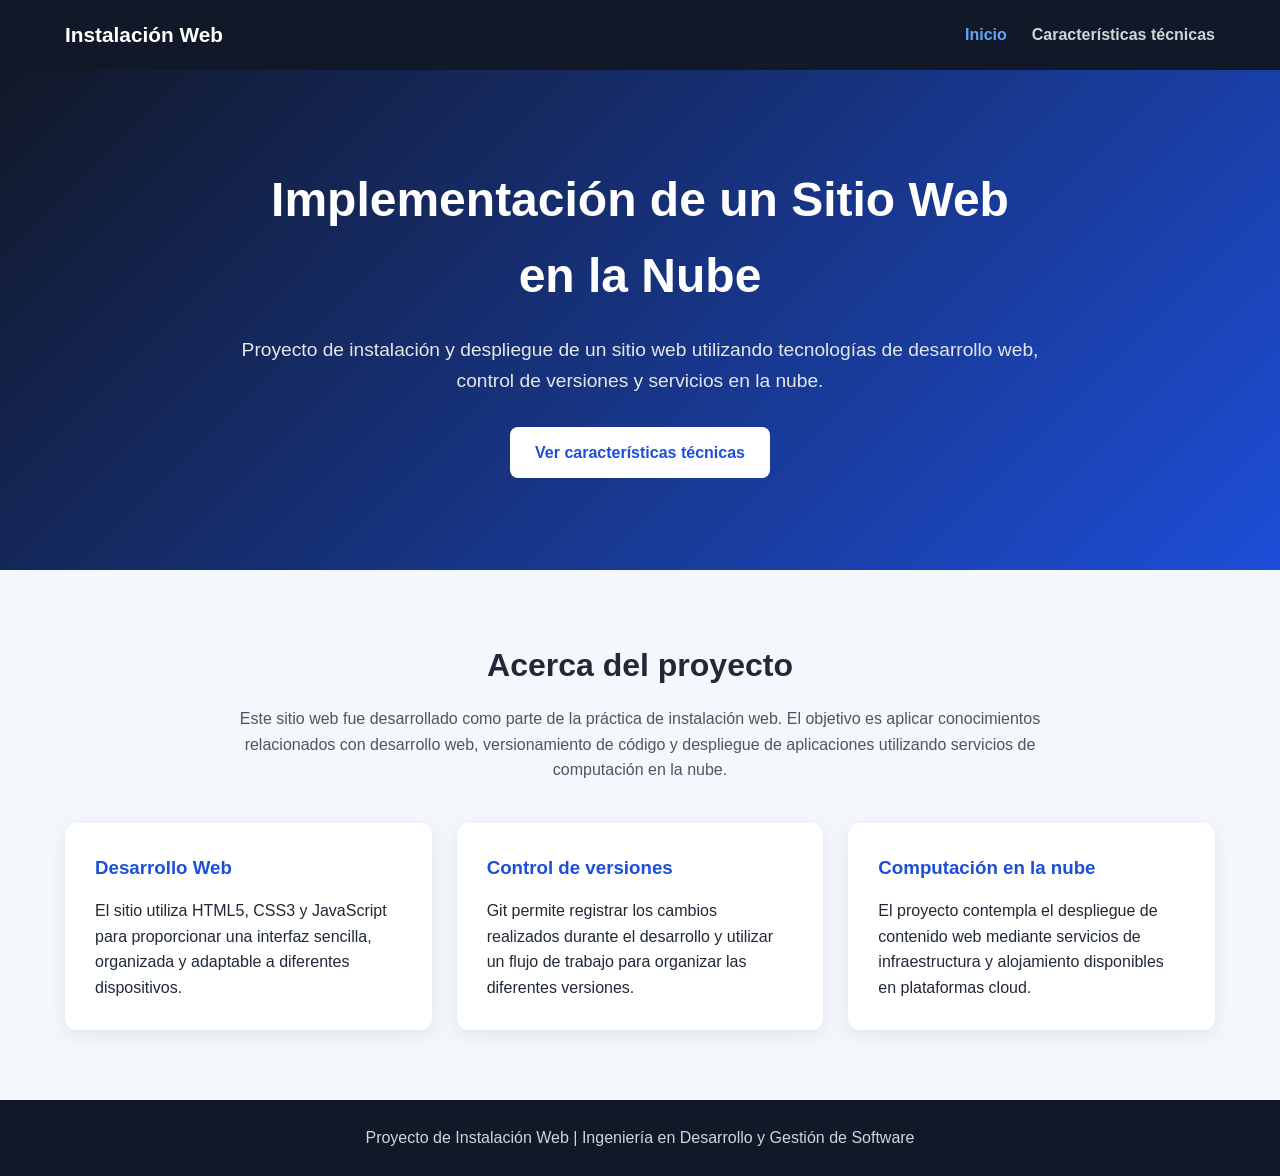
<file: index.html>
<!DOCTYPE html>
<html lang="es">
<head>
    <meta charset="UTF-8">
    <meta name="viewport" content="width=device-width, initial-scale=1.0">
    <title>Instalación Web | Inicio</title>
    <link rel="stylesheet" href="styles.css">
</head>

<body>

    <header>
        <nav class="navbar">
            <div class="logo">Instalación Web</div>

            <ul class="nav-links">
                <li><a href="index.html" class="active">Inicio</a></li>
                <li><a href="caracteristicas.html">Características técnicas</a></li>
            </ul>
        </nav>
    </header>

    <main>

        <section class="hero">
            <div class="hero-content">
                <h1>Implementación de un Sitio Web en la Nube</h1>

                <p>
                    Proyecto de instalación y despliegue de un sitio web
                    utilizando tecnologías de desarrollo web, control de
                    versiones y servicios en la nube.
                </p>

                <a href="caracteristicas.html" class="btn">
                    Ver características técnicas
                </a>
            </div>
        </section>

        <section class="contenido">

            <h2>Acerca del proyecto</h2>

            <p>
                Este sitio web fue desarrollado como parte de la práctica
                de instalación web. El objetivo es aplicar conocimientos
                relacionados con desarrollo web, versionamiento de código
                y despliegue de aplicaciones utilizando servicios de
                computación en la nube.
            </p>

            <div class="cards">

                <article class="card">
                    <h3>Desarrollo Web</h3>
                    <p>
                        El sitio utiliza HTML5, CSS3 y JavaScript para
                        proporcionar una interfaz sencilla, organizada
                        y adaptable a diferentes dispositivos.
                    </p>
                </article>

                <article class="card">
                    <h3>Control de versiones</h3>
                    <p>
                        Git permite registrar los cambios realizados
                        durante el desarrollo y utilizar un flujo de
                        trabajo para organizar las diferentes versiones.
                    </p>
                </article>

                <article class="card">
                    <h3>Computación en la nube</h3>
                    <p>
                        El proyecto contempla el despliegue de contenido
                        web mediante servicios de infraestructura y
                        alojamiento disponibles en plataformas cloud.
                    </p>
                </article>

            </div>

        </section>

    </main>

    <footer>
        <p>
            Proyecto de Instalación Web | Ingeniería en Desarrollo
            y Gestión de Software
        </p>
    </footer>

    <script src="script.js"></script>

</body>
</html>
</file>
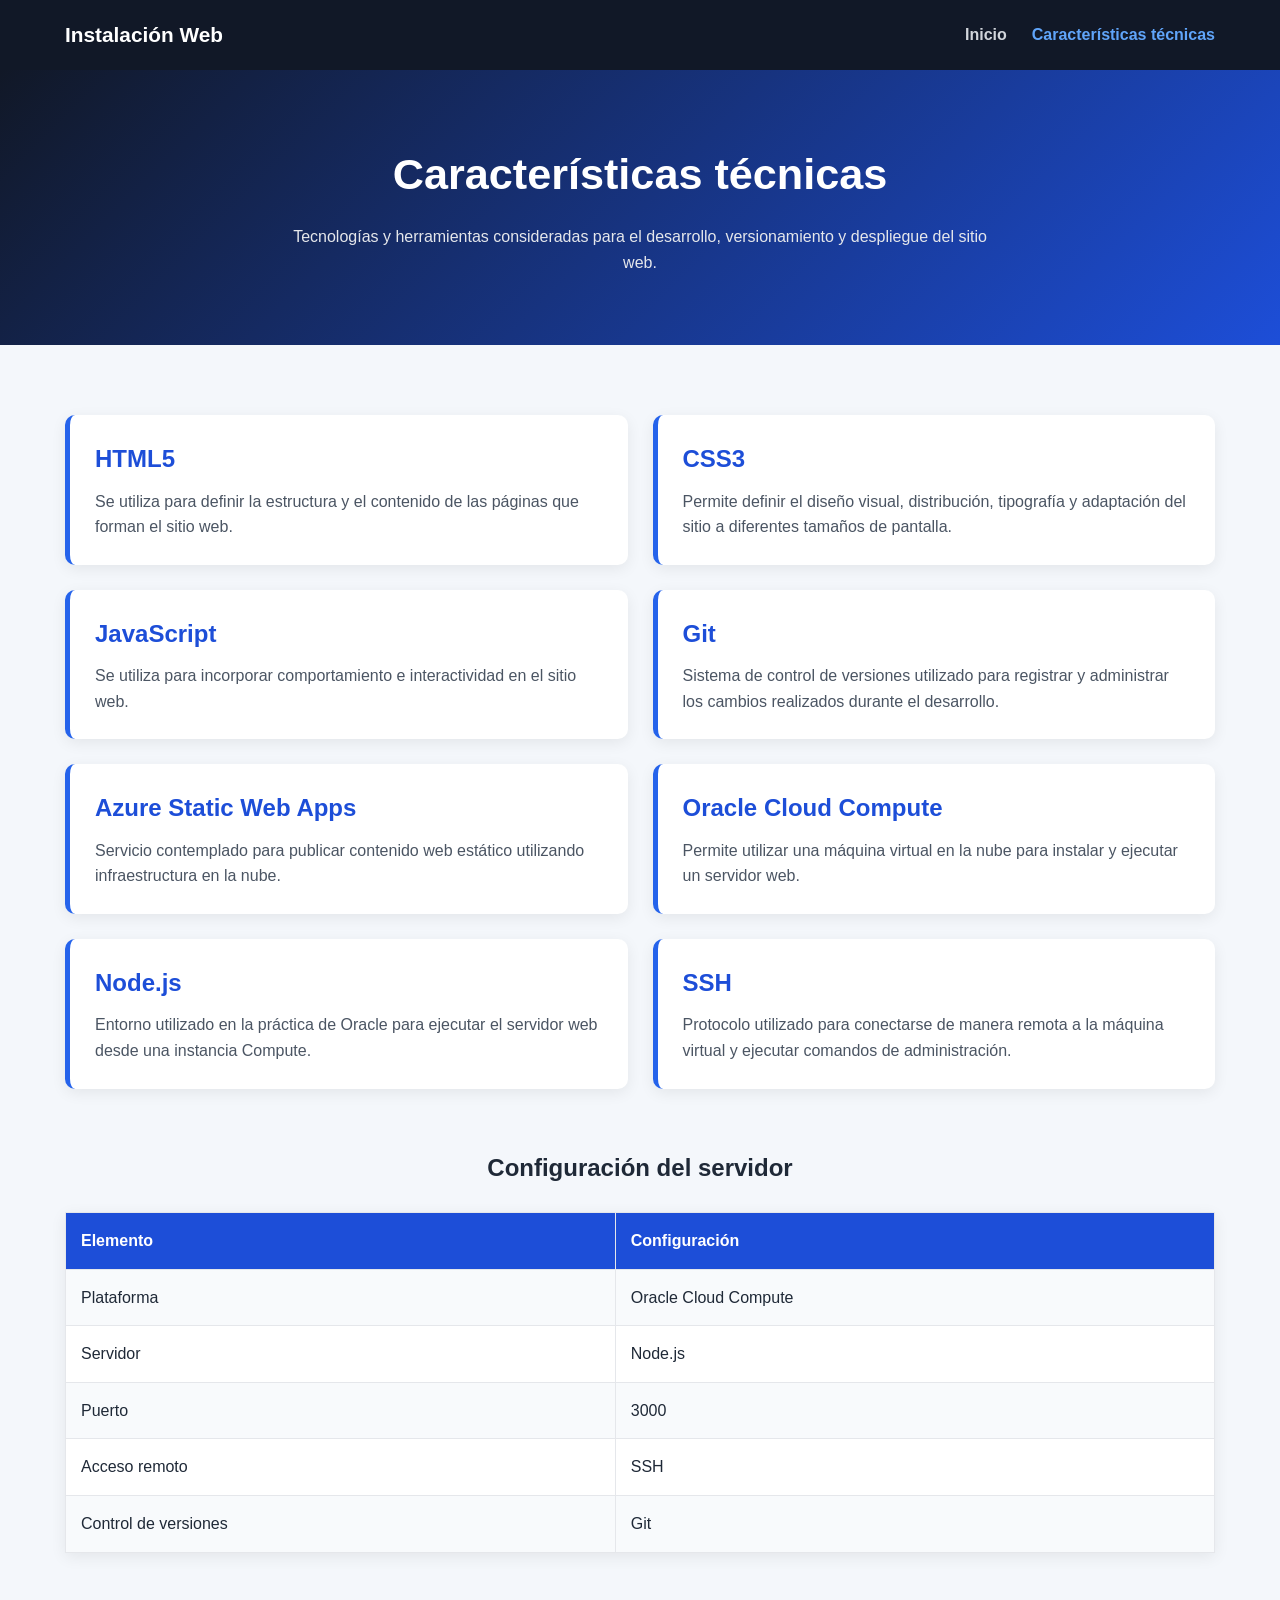
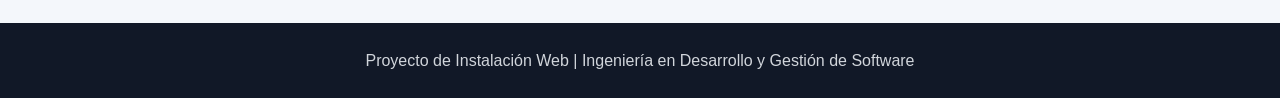
<file: caracteristicas.html>
<!DOCTYPE html>
<html lang="es">
<head>
    <meta charset="UTF-8">
    <meta name="viewport" content="width=device-width, initial-scale=1.0">
    <title>Instalación Web | Características técnicas</title>
    <link rel="stylesheet" href="styles.css">
</head>

<body>

    <header>
        <nav class="navbar">
            <div class="logo">Instalación Web</div>

            <ul class="nav-links">
                <li><a href="index.html">Inicio</a></li>
                <li>
                    <a href="caracteristicas.html" class="active">
                        Características técnicas
                    </a>
                </li>
            </ul>
        </nav>
    </header>

    <main>

        <section class="page-header">
            <h1>Características técnicas</h1>

            <p>
                Tecnologías y herramientas consideradas para el
                desarrollo, versionamiento y despliegue del sitio web.
            </p>
        </section>

        <section class="contenido">

            <div class="tech-grid">

                <article class="tech-card">
                    <h2>HTML5</h2>
                    <p>
                        Se utiliza para definir la estructura y el
                        contenido de las páginas que forman el sitio web.
                    </p>
                </article>

                <article class="tech-card">
                    <h2>CSS3</h2>
                    <p>
                        Permite definir el diseño visual, distribución,
                        tipografía y adaptación del sitio a diferentes
                        tamaños de pantalla.
                    </p>
                </article>

                <article class="tech-card">
                    <h2>JavaScript</h2>
                    <p>
                        Se utiliza para incorporar comportamiento e
                        interactividad en el sitio web.
                    </p>
                </article>

                <article class="tech-card">
                    <h2>Git</h2>
                    <p>
                        Sistema de control de versiones utilizado para
                        registrar y administrar los cambios realizados
                        durante el desarrollo.
                    </p>
                </article>

                <article class="tech-card">
                    <h2>Azure Static Web Apps</h2>
                    <p>
                        Servicio contemplado para publicar contenido web
                        estático utilizando infraestructura en la nube.
                    </p>
                </article>

                <article class="tech-card">
                    <h2>Oracle Cloud Compute</h2>
                    <p>
                        Permite utilizar una máquina virtual en la nube
                        para instalar y ejecutar un servidor web.
                    </p>
                </article>

                <article class="tech-card">
                    <h2>Node.js</h2>
                    <p>
                        Entorno utilizado en la práctica de Oracle para
                        ejecutar el servidor web desde una instancia
                        Compute.
                    </p>
                </article>

                <article class="tech-card">
                    <h2>SSH</h2>
                    <p>
                        Protocolo utilizado para conectarse de manera
                        remota a la máquina virtual y ejecutar comandos
                        de administración.
                    </p>
                </article>

            </div>

            <section class="server-info">

                <h2>Configuración del servidor</h2>

                <table>
                    <tr>
                        <th>Elemento</th>
                        <th>Configuración</th>
                    </tr>

                    <tr>
                        <td>Plataforma</td>
                        <td>Oracle Cloud Compute</td>
                    </tr>

                    <tr>
                        <td>Servidor</td>
                        <td>Node.js</td>
                    </tr>

                    <tr>
                        <td>Puerto</td>
                        <td>3000</td>
                    </tr>

                    <tr>
                        <td>Acceso remoto</td>
                        <td>SSH</td>
                    </tr>

                    <tr>
                        <td>Control de versiones</td>
                        <td>Git</td>
                    </tr>

                </table>

            </section>

        </section>

    </main>

    <footer>
        <p>
            Proyecto de Instalación Web | Ingeniería en Desarrollo
            y Gestión de Software
        </p>
    </footer>

    <script src="script.js"></script>

</body>
</html>
</file>
<file: styles.css>
/* ==============================
   ESTILOS GENERALES
================================= */

* {
    margin: 0;
    padding: 0;
    box-sizing: border-box;
}

html {
    scroll-behavior: smooth;
}

body {
    font-family: Arial, Helvetica, sans-serif;
    background-color: #f4f7fb;
    color: #1f2937;
    line-height: 1.6;
}

/* ==============================
   NAVEGACIÓN
================================= */

header {
    background-color: #111827;
    position: sticky;
    top: 0;
    z-index: 1000;
}

.navbar {
    max-width: 1200px;
    margin: auto;
    min-height: 70px;
    padding: 0 25px;

    display: flex;
    justify-content: space-between;
    align-items: center;
}

.logo {
    color: white;
    font-size: 1.3rem;
    font-weight: bold;
}

.nav-links {
    display: flex;
    gap: 25px;
    list-style: none;
}

.nav-links a {
    color: #d1d5db;
    text-decoration: none;
    font-weight: bold;
    transition: 0.3s;
}

.nav-links a:hover,
.nav-links a.active {
    color: #60a5fa;
}

/* ==============================
   PÁGINA DE INICIO
================================= */

.hero {
    min-height: 500px;
    padding: 60px 20px;

    display: flex;
    justify-content: center;
    align-items: center;
    text-align: center;

    background: linear-gradient(
        135deg,
        #111827,
        #1d4ed8
    );

    color: white;
}

.hero-content {
    max-width: 800px;
}

.hero h1 {
    font-size: 3rem;
    margin-bottom: 20px;
}

.hero p {
    font-size: 1.2rem;
    margin-bottom: 30px;
    color: #e5e7eb;
}

.btn {
    display: inline-block;
    padding: 13px 25px;

    background-color: white;
    color: #1d4ed8;

    text-decoration: none;
    font-weight: bold;

    border-radius: 8px;
    transition: 0.3s;
}

.btn:hover {
    transform: translateY(-3px);
    background-color: #dbeafe;
}

/* ==============================
   CONTENIDO
================================= */

.contenido {
    max-width: 1200px;
    margin: auto;
    padding: 70px 25px;
}

.contenido > h2 {
    text-align: center;
    font-size: 2rem;
    margin-bottom: 15px;
}

.contenido > p {
    max-width: 850px;
    margin: 0 auto 40px;
    text-align: center;
    color: #4b5563;
}

/* ==============================
   TARJETAS
================================= */

.cards {
    display: grid;

    grid-template-columns:
        repeat(3, 1fr);

    gap: 25px;
}

.card {
    background-color: white;
    padding: 30px;
    border-radius: 12px;

    box-shadow:
        0 5px 20px rgba(0, 0, 0, 0.08);

    transition: 0.3s;
}

.card:hover {
    transform: translateY(-5px);
}

.card h3 {
    color: #1d4ed8;
    margin-bottom: 15px;
}

/* ==============================
   CARACTERÍSTICAS TÉCNICAS
================================= */

.page-header {
    padding: 70px 20px;

    background:
        linear-gradient(135deg, #111827, #1d4ed8);

    color: white;
    text-align: center;
}

.page-header h1 {
    font-size: 2.7rem;
    margin-bottom: 15px;
}

.page-header p {
    max-width: 700px;
    margin: auto;
    color: #e5e7eb;
}

.tech-grid {
    display: grid;

    grid-template-columns:
        repeat(2, 1fr);

    gap: 25px;
}

.tech-card {
    background-color: white;
    padding: 25px;
    border-left: 5px solid #2563eb;
    border-radius: 10px;

    box-shadow:
        0 4px 15px rgba(0, 0, 0, 0.07);

    transition: 0.3s;
}

.tech-card:hover {
    transform: translateY(-4px);
}

.tech-card h2 {
    color: #1d4ed8;
    margin-bottom: 10px;
}

.tech-card p {
    color: #4b5563;
}

/* ==============================
   TABLA DEL SERVIDOR
================================= */

.server-info {
    margin-top: 60px;
}

.server-info h2 {
    text-align: center;
    margin-bottom: 25px;
}

table {
    width: 100%;
    border-collapse: collapse;
    background-color: white;

    box-shadow:
        0 4px 15px rgba(0, 0, 0, 0.07);
}

th,
td {
    padding: 15px;
    border: 1px solid #e5e7eb;
    text-align: left;
}

th {
    background-color: #1d4ed8;
    color: white;
}

tr:nth-child(even) {
    background-color: #f8fafc;
}

/* ==============================
   FOOTER
================================= */

footer {
    background-color: #111827;
    color: #d1d5db;

    text-align: center;
    padding: 25px;
}

/* ==============================
   DISEÑO RESPONSIVE
================================= */

@media (max-width: 800px) {

    .navbar {
        flex-direction: column;
        padding: 18px;
        gap: 15px;
    }

    .nav-links {
        flex-direction: column;
        text-align: center;
        gap: 10px;
    }

    .hero {
        min-height: 420px;
    }

    .hero h1 {
        font-size: 2rem;
    }

    .hero p {
        font-size: 1rem;
    }

    .cards,
    .tech-grid {
        grid-template-columns: 1fr;
    }

    .page-header h1 {
        font-size: 2rem;
    }

}
</file>
